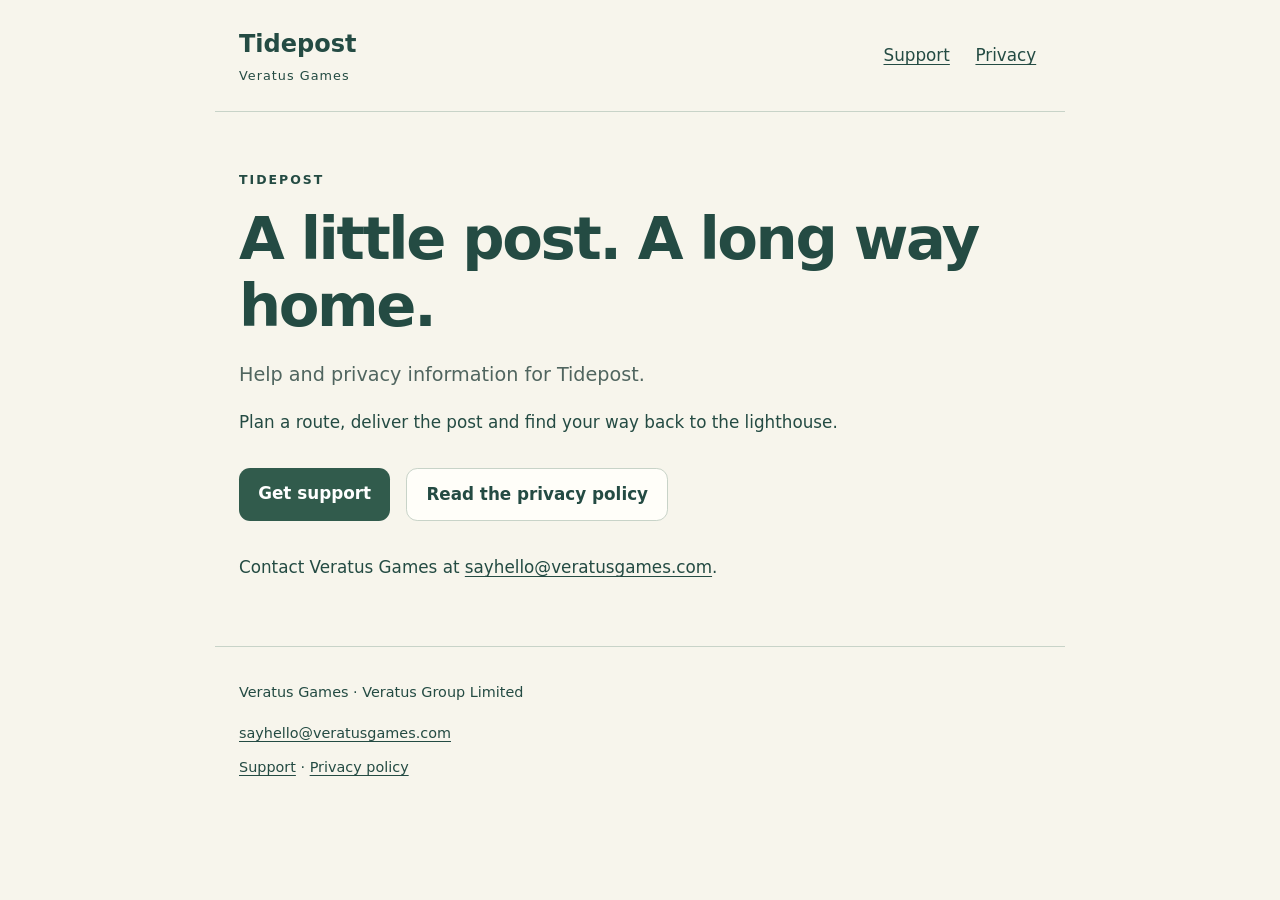
<file: index.html>
<!doctype html>
<html lang="en-GB"><head><meta charset="utf-8"><meta name="viewport" content="width=device-width,initial-scale=1"><meta name="description" content="Help and privacy information for Tidepost."><meta name="robots" content="noindex"><title>A little post. A long way home. · Tidepost</title><link rel="stylesheet" href="./styles.css"></head>
<body><a class="skip" href="#main">Skip to content</a><header><a class="brand" href="./">Tidepost <span>Veratus Games</span></a><nav aria-label="Main navigation"><a href="./support/" >Support</a><a href="./privacy/" >Privacy</a></nav></header>
<main id="main"><p class="eyebrow">TIDEPOST</p><h1>A little post. A long way home.</h1><p class="lead">Help and privacy information for Tidepost.</p><p>Plan a route, deliver the post and find your way back to the lighthouse.</p><div class="actions"><a class="button" href="support/">Get support</a><a class="button secondary" href="privacy/">Read the privacy policy</a></div><p>Contact Veratus Games at <a href="mailto:sayhello@veratusgames.com?subject=Tidepost%20support">sayhello@veratusgames.com</a>.</p></main>
<footer><p>Veratus Games · Veratus Group Limited</p><a href="mailto:sayhello@veratusgames.com">sayhello@veratusgames.com</a><p><a href="./support/">Support</a> · <a href="./privacy/">Privacy policy</a></p></footer></body></html>
</file>
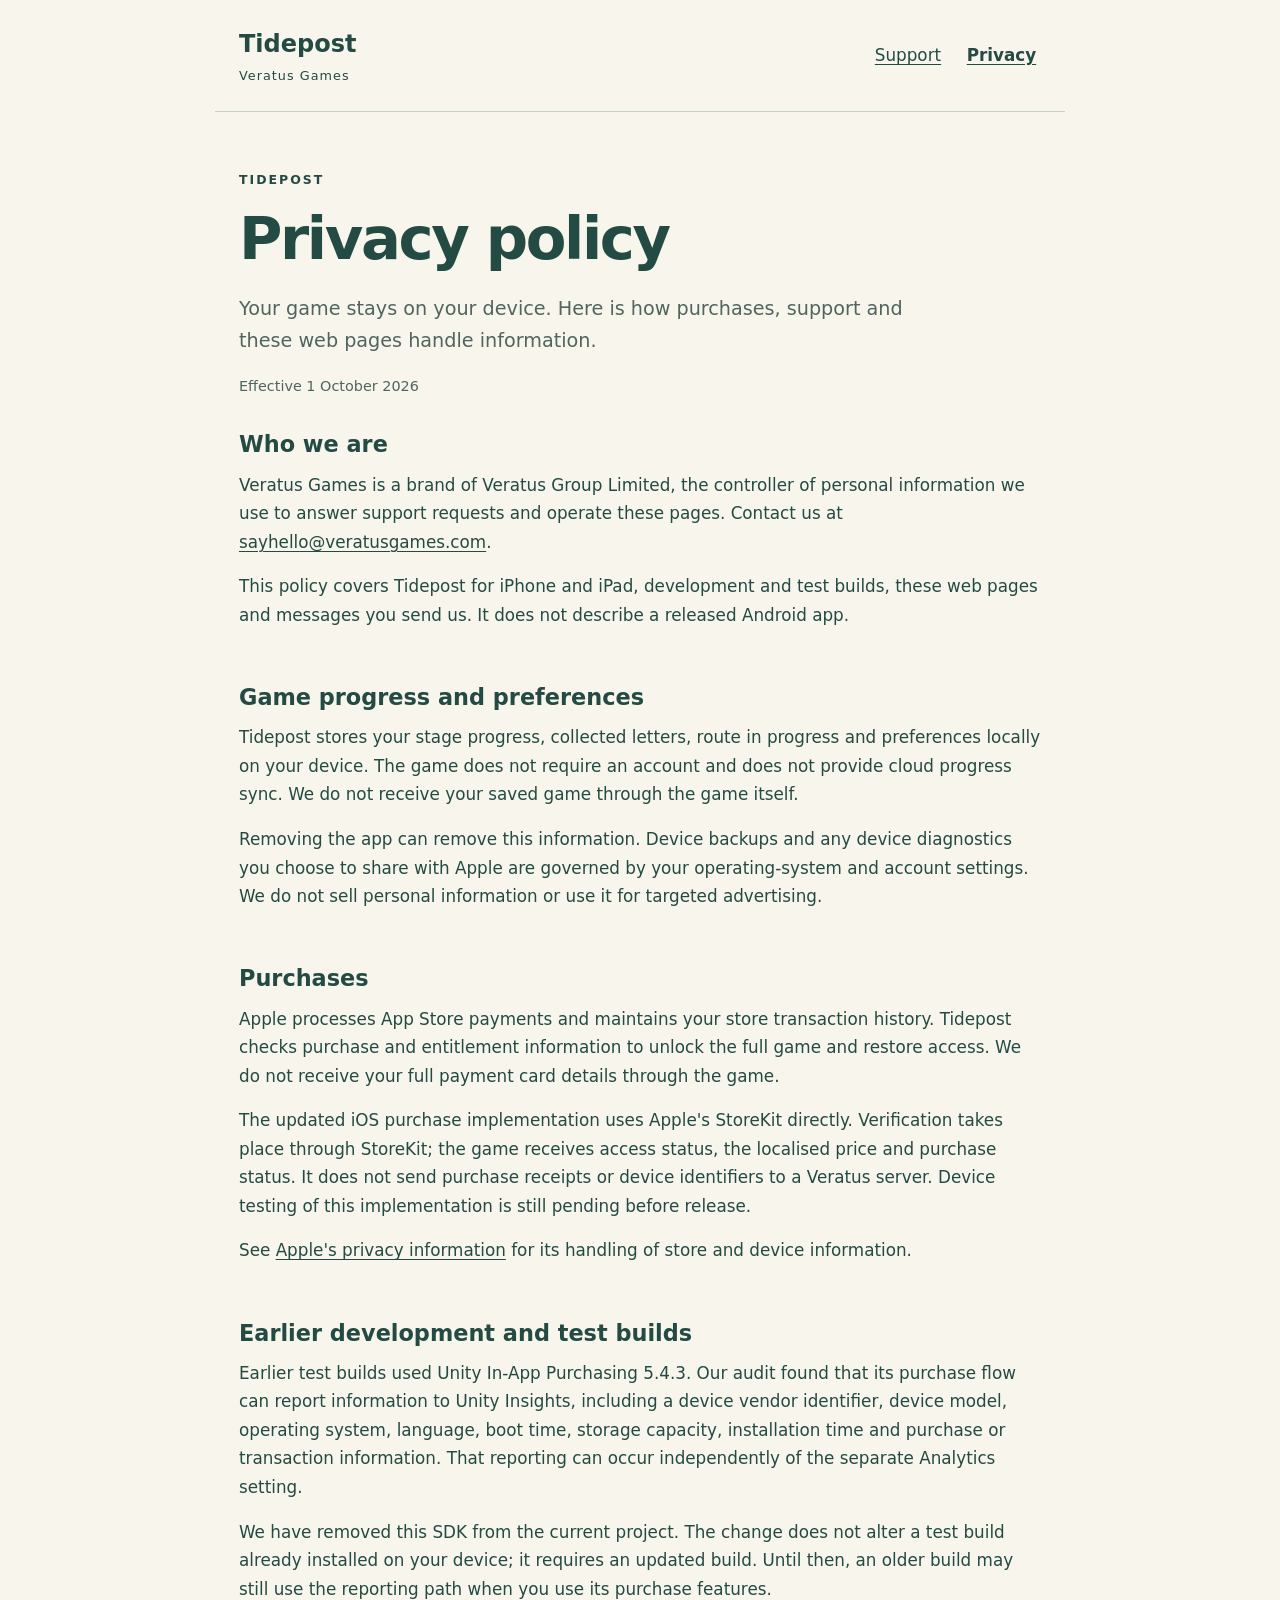
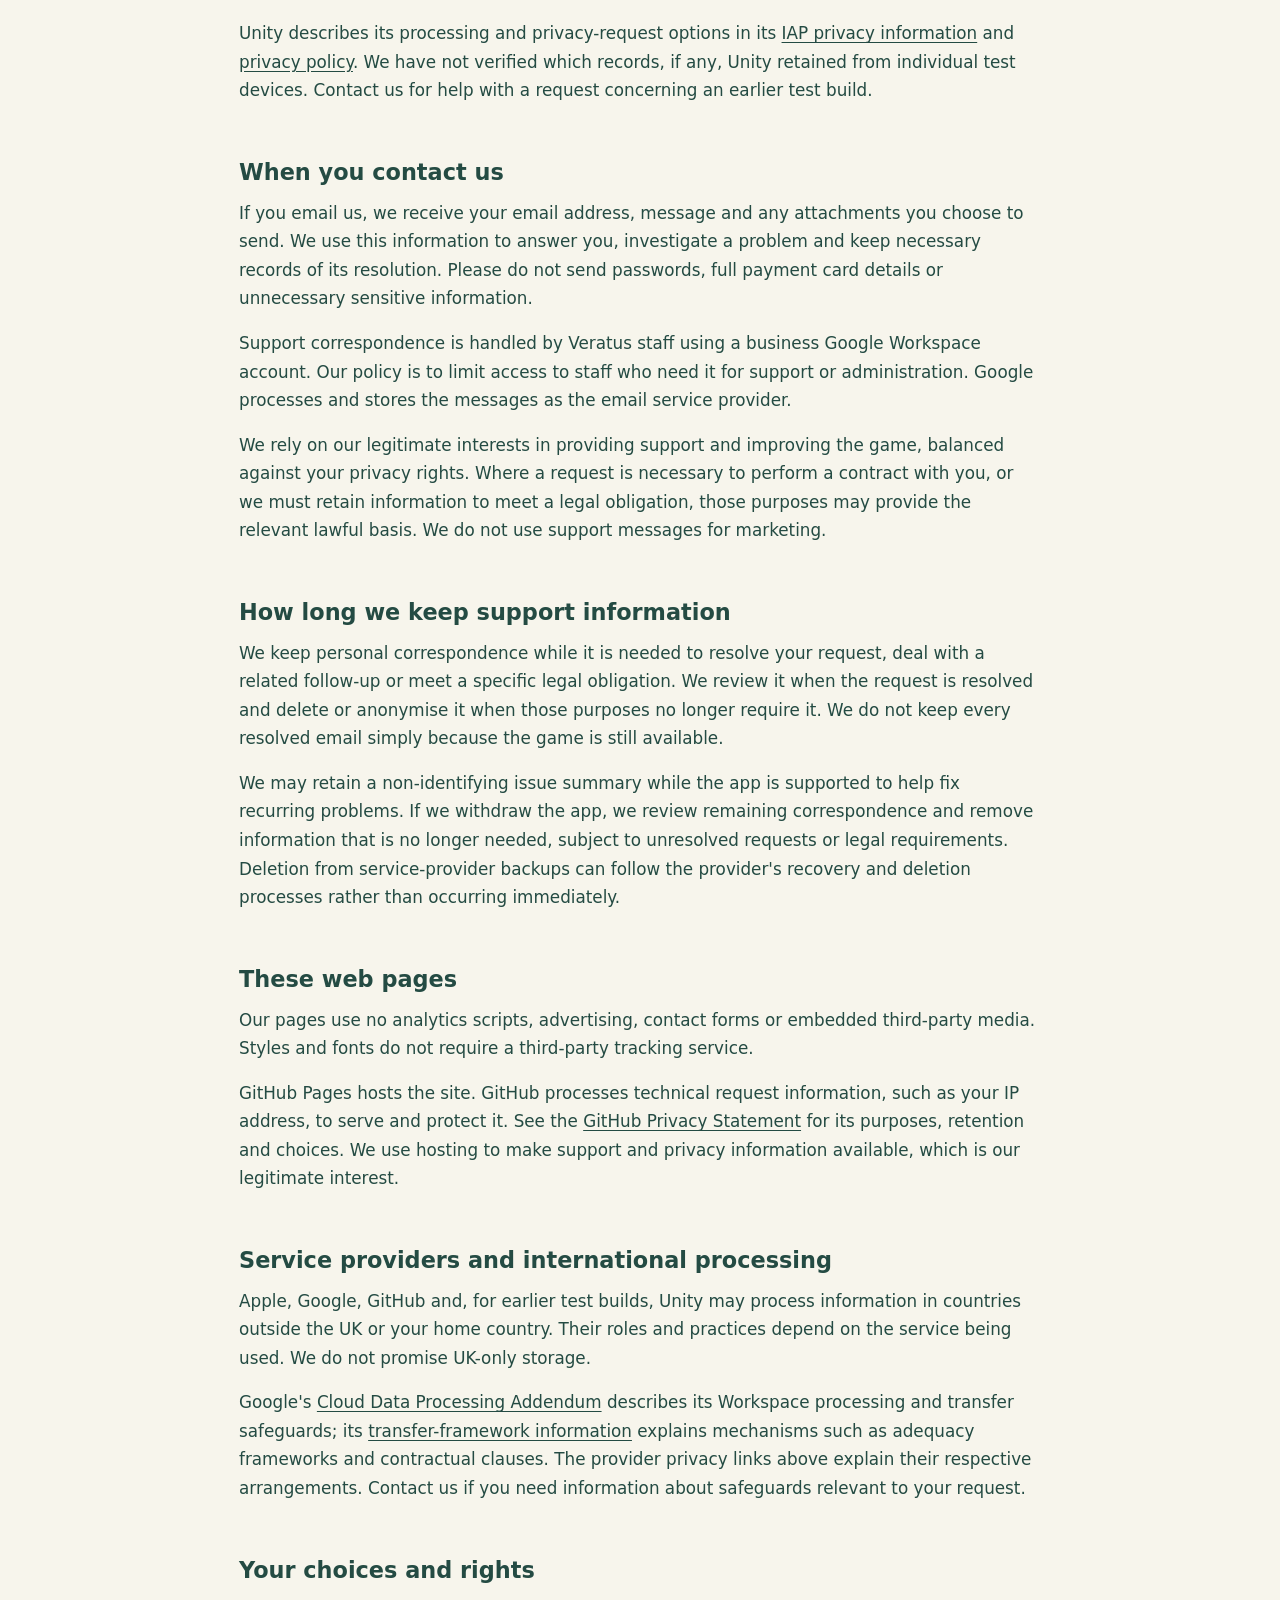
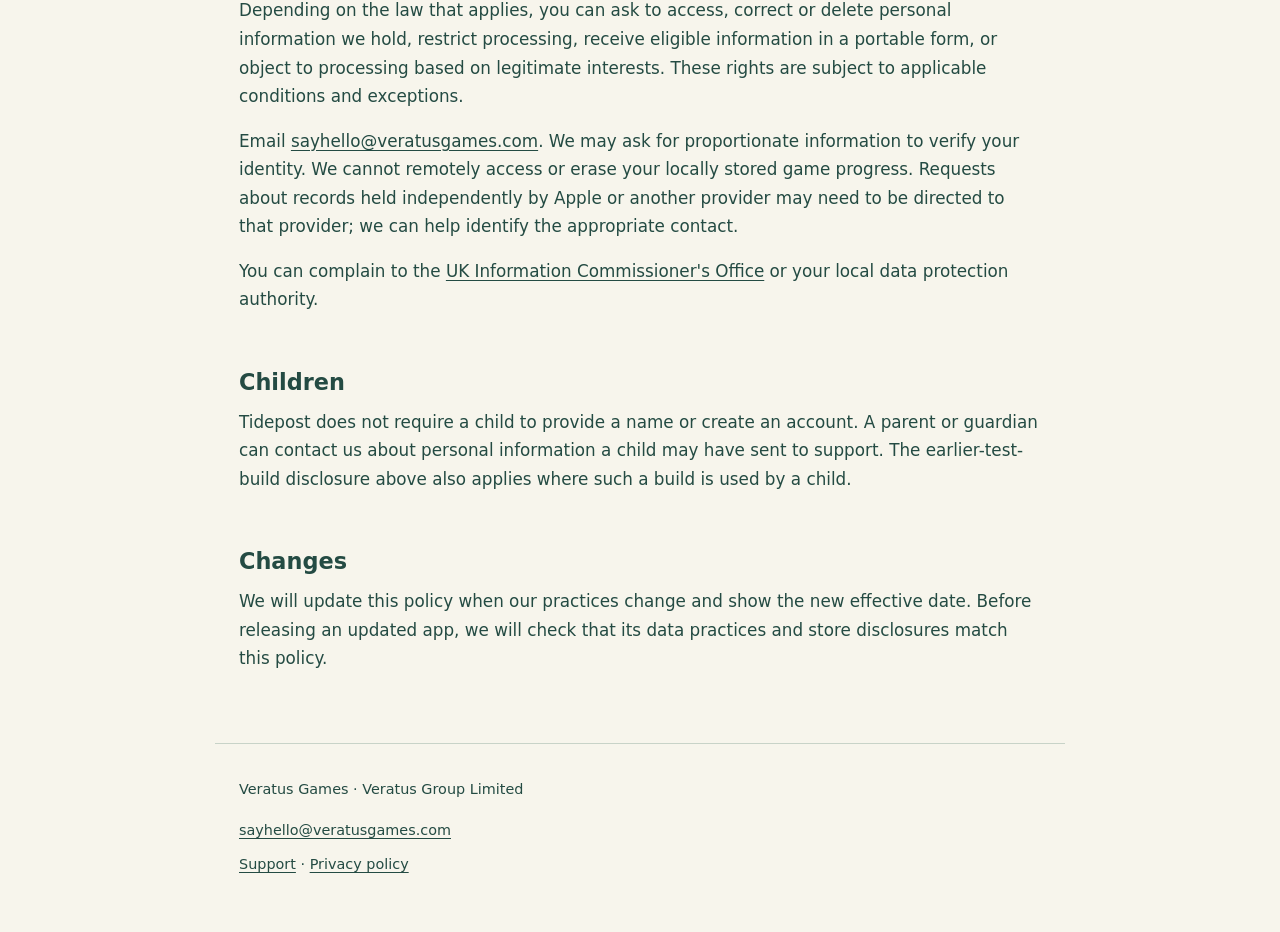
<file: privacy/index.html>
<!doctype html>
<html lang="en-GB">
<head><meta charset="utf-8"><meta name="viewport" content="width=device-width,initial-scale=1"><meta name="description" content="How Tidepost handles game progress, purchases, support messages and website visits."><title>Privacy policy · Tidepost</title><link rel="stylesheet" href="../styles.css"></head>
<body>
<a class="skip" href="#main">Skip to content</a>
<header><a class="brand" href="../">Tidepost <span>Veratus Games</span></a><nav aria-label="Main navigation"><a href="../support/">Support</a><a href="../privacy/" aria-current="page">Privacy</a></nav></header>
<main id="main">
<p class="eyebrow">TIDEPOST</p><h1>Privacy policy</h1>
<p class="lead">Your game stays on your device. Here is how purchases, support and these web pages handle information.</p>
<p class="date">Effective 1 October 2026</p>
<section><h2>Who we are</h2>
<p>Veratus Games is a brand of Veratus Group Limited, the controller of personal information we use to answer support requests and operate these pages. Contact us at <a href="mailto:sayhello@veratusgames.com?subject=Tidepost%20privacy">sayhello@veratusgames.com</a>.</p>
<p>This policy covers Tidepost for iPhone and iPad, development and test builds, these web pages and messages you send us. It does not describe a released Android app.</p></section>
<section><h2>Game progress and preferences</h2>
<p>Tidepost stores your stage progress, collected letters, route in progress and preferences locally on your device. The game does not require an account and does not provide cloud progress sync. We do not receive your saved game through the game itself.</p>
<p>Removing the app can remove this information. Device backups and any device diagnostics you choose to share with Apple are governed by your operating-system and account settings. We do not sell personal information or use it for targeted advertising.</p></section>
<section><h2>Purchases</h2>
<p>Apple processes App Store payments and maintains your store transaction history. Tidepost checks purchase and entitlement information to unlock the full game and restore access. We do not receive your full payment card details through the game.</p>
<p>The updated iOS purchase implementation uses Apple's StoreKit directly. Verification takes place through StoreKit; the game receives access status, the localised price and purchase status. It does not send purchase receipts or device identifiers to a Veratus server. Device testing of this implementation is still pending before release.</p>
<p>See <a href="https://www.apple.com/legal/privacy/">Apple's privacy information</a> for its handling of store and device information.</p></section>
<section><h2>Earlier development and test builds</h2>
<p>Earlier test builds used Unity In-App Purchasing 5.4.3. Our audit found that its purchase flow can report information to Unity Insights, including a device vendor identifier, device model, operating system, language, boot time, storage capacity, installation time and purchase or transaction information. That reporting can occur independently of the separate Analytics setting.</p>
<p>We have removed this SDK from the current project. The change does not alter a test build already installed on your device; it requires an updated build. Until then, an older build may still use the reporting path when you use its purchase features.</p>
<p>Unity describes its processing and privacy-request options in its <a href="https://docs.unity.com/en-us/iap/privacy-and-consent/overview">IAP privacy information</a> and <a href="https://unity.com/legal/privacy-policy">privacy policy</a>. We have not verified which records, if any, Unity retained from individual test devices. Contact us for help with a request concerning an earlier test build.</p></section>
<section><h2>When you contact us</h2>
<p>If you email us, we receive your email address, message and any attachments you choose to send. We use this information to answer you, investigate a problem and keep necessary records of its resolution. Please do not send passwords, full payment card details or unnecessary sensitive information.</p>
<p>Support correspondence is handled by Veratus staff using a business Google Workspace account. Our policy is to limit access to staff who need it for support or administration. Google processes and stores the messages as the email service provider.</p>
<p>We rely on our legitimate interests in providing support and improving the game, balanced against your privacy rights. Where a request is necessary to perform a contract with you, or we must retain information to meet a legal obligation, those purposes may provide the relevant lawful basis. We do not use support messages for marketing.</p></section>
<section><h2>How long we keep support information</h2>
<p>We keep personal correspondence while it is needed to resolve your request, deal with a related follow-up or meet a specific legal obligation. We review it when the request is resolved and delete or anonymise it when those purposes no longer require it. We do not keep every resolved email simply because the game is still available.</p>
<p>We may retain a non-identifying issue summary while the app is supported to help fix recurring problems. If we withdraw the app, we review remaining correspondence and remove information that is no longer needed, subject to unresolved requests or legal requirements. Deletion from service-provider backups can follow the provider's recovery and deletion processes rather than occurring immediately.</p></section>
<section><h2>These web pages</h2>
<p>Our pages use no analytics scripts, advertising, contact forms or embedded third-party media. Styles and fonts do not require a third-party tracking service.</p>
<p>GitHub Pages hosts the site. GitHub processes technical request information, such as your IP address, to serve and protect it. See the <a href="https://docs.github.com/en/site-policy/privacy-policies/github-general-privacy-statement">GitHub Privacy Statement</a> for its purposes, retention and choices. We use hosting to make support and privacy information available, which is our legitimate interest.</p></section>
<section><h2>Service providers and international processing</h2>
<p>Apple, Google, GitHub and, for earlier test builds, Unity may process information in countries outside the UK or your home country. Their roles and practices depend on the service being used. We do not promise UK-only storage.</p>
<p>Google's <a href="https://cloud.google.com/terms/data-processing-addendum">Cloud Data Processing Addendum</a> describes its Workspace processing and transfer safeguards; its <a href="https://policies.google.com/privacy/frameworks">transfer-framework information</a> explains mechanisms such as adequacy frameworks and contractual clauses. The provider privacy links above explain their respective arrangements. Contact us if you need information about safeguards relevant to your request.</p></section>
<section><h2>Your choices and rights</h2>
<p>Depending on the law that applies, you can ask to access, correct or delete personal information we hold, restrict processing, receive eligible information in a portable form, or object to processing based on legitimate interests. These rights are subject to applicable conditions and exceptions.</p>
<p>Email <a href="mailto:sayhello@veratusgames.com?subject=Tidepost%20privacy">sayhello@veratusgames.com</a>. We may ask for proportionate information to verify your identity. We cannot remotely access or erase your locally stored game progress. Requests about records held independently by Apple or another provider may need to be directed to that provider; we can help identify the appropriate contact.</p>
<p>You can complain to the <a href="https://ico.org.uk/make-a-complaint/">UK Information Commissioner's Office</a> or your local data protection authority.</p></section>
<section><h2>Children</h2>
<p>Tidepost does not require a child to provide a name or create an account. A parent or guardian can contact us about personal information a child may have sent to support. The earlier-test-build disclosure above also applies where such a build is used by a child.</p></section>
<section><h2>Changes</h2>
<p>We will update this policy when our practices change and show the new effective date. Before releasing an updated app, we will check that its data practices and store disclosures match this policy.</p></section>
</main>
<footer><p>Veratus Games · Veratus Group Limited</p><a href="mailto:sayhello@veratusgames.com">sayhello@veratusgames.com</a><p><a href="../support/">Support</a> · <a href="../privacy/">Privacy policy</a></p></footer>
</body></html>
</file>
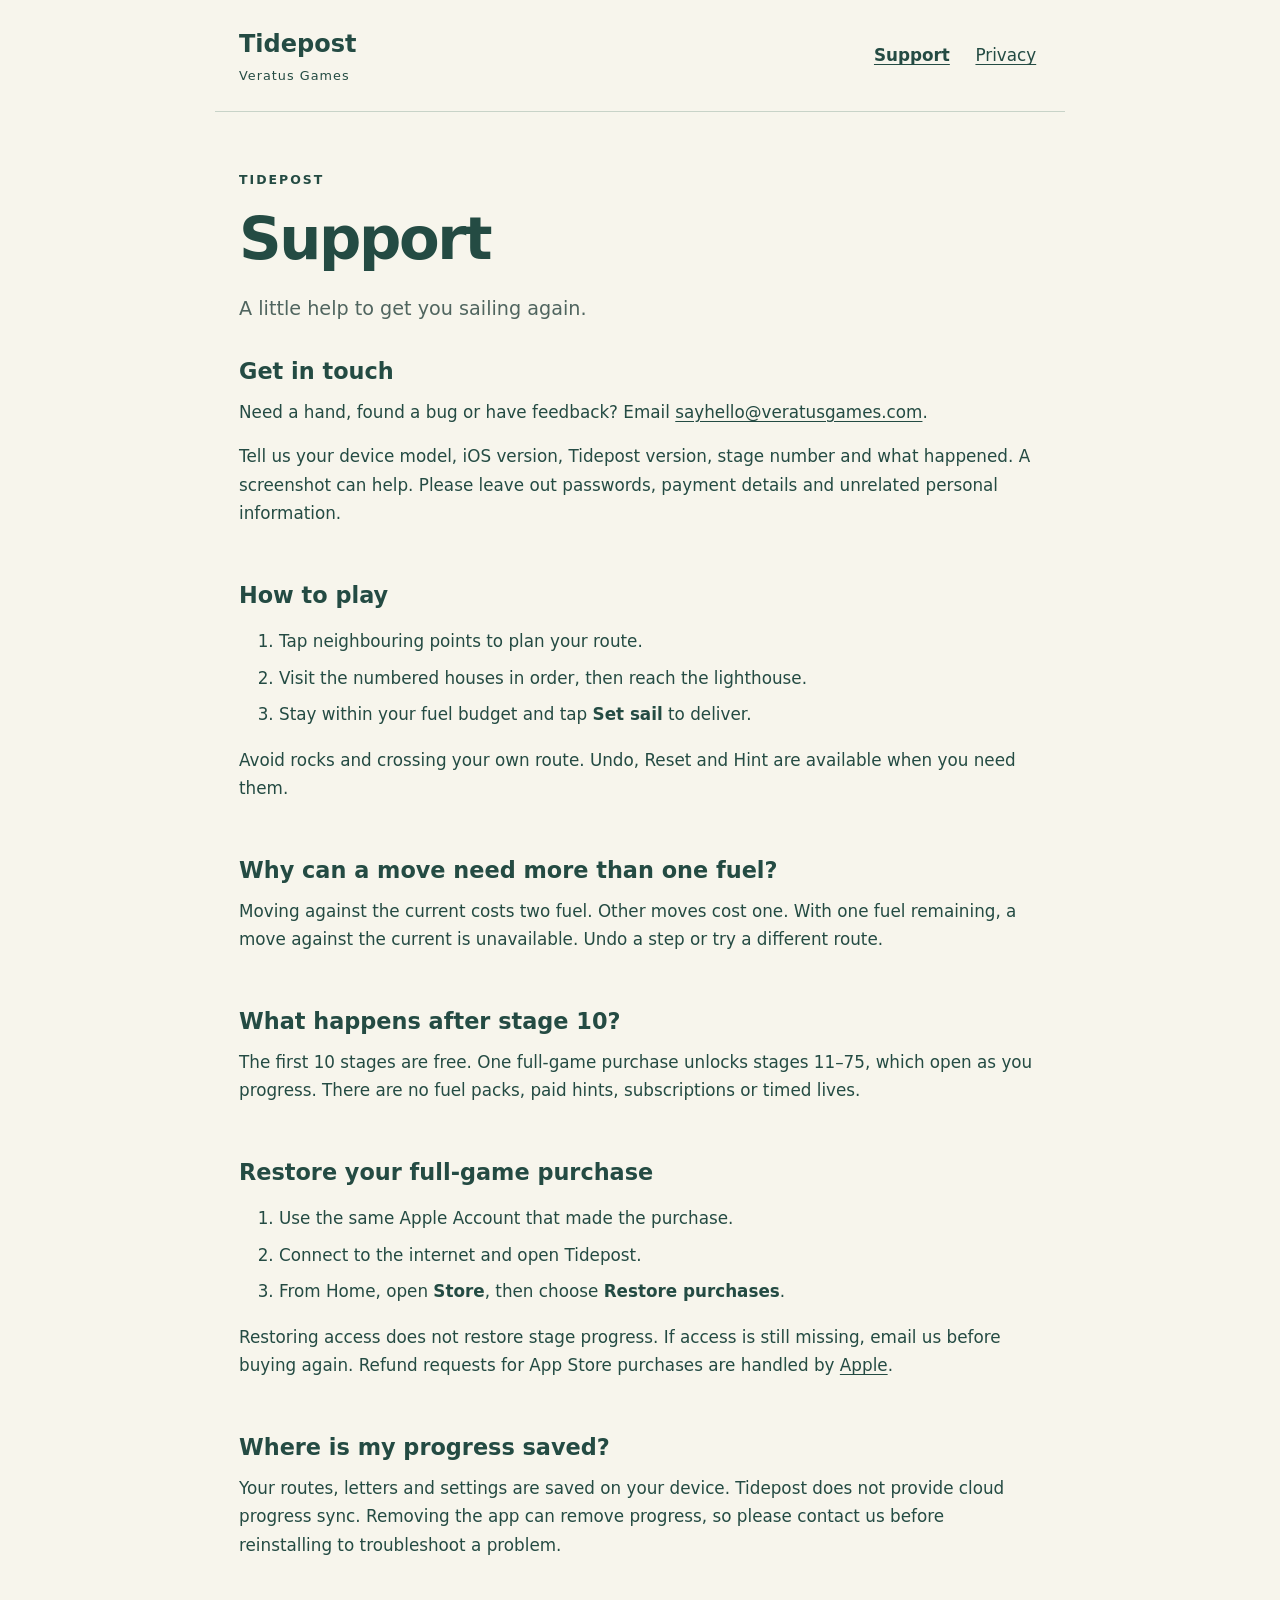
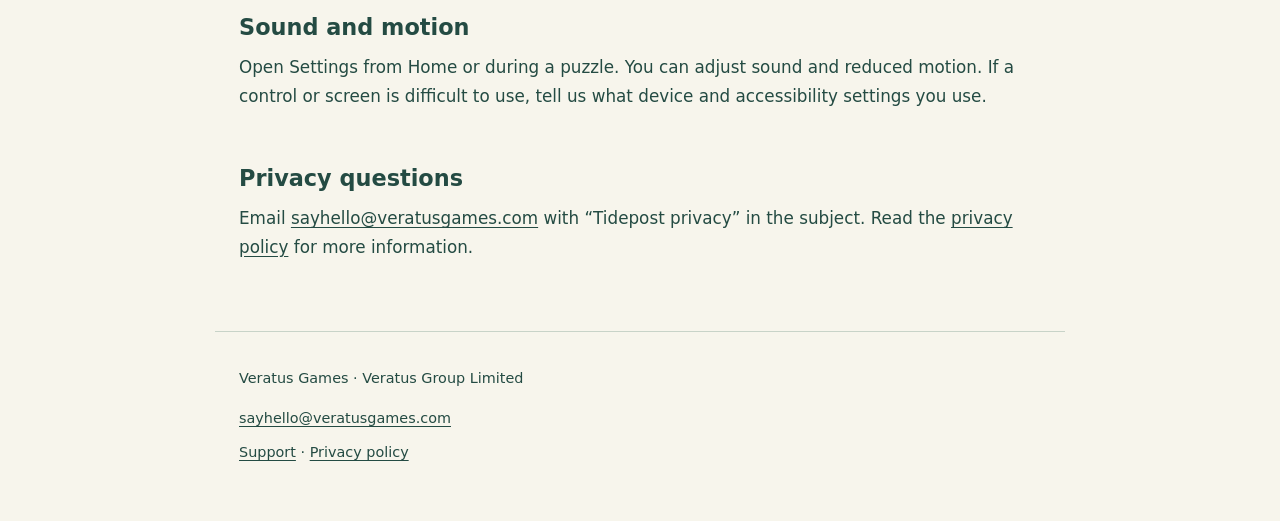
<file: support/index.html>
<!doctype html>
<html lang="en-GB"><head><meta charset="utf-8"><meta name="viewport" content="width=device-width,initial-scale=1"><meta name="description" content="A little help to get you sailing again."><meta name="robots" content="noindex"><title>Support · Tidepost</title><link rel="stylesheet" href="../styles.css"></head>
<body><a class="skip" href="#main">Skip to content</a><header><a class="brand" href="../">Tidepost <span>Veratus Games</span></a><nav aria-label="Main navigation"><a href="../support/" aria-current="page">Support</a><a href="../privacy/" >Privacy</a></nav></header>
<main id="main"><p class="eyebrow">TIDEPOST</p><h1>Support</h1><p class="lead">A little help to get you sailing again.</p>
<section aria-labelledby="contact"><h2 id="contact">Get in touch</h2><p>Need a hand, found a bug or have feedback? Email <a href="mailto:sayhello@veratusgames.com?subject=Tidepost%20support">sayhello@veratusgames.com</a>.</p><p>Tell us your device model, iOS version, Tidepost version, stage number and what happened. A screenshot can help. Please leave out passwords, payment details and unrelated personal information.</p></section>
<section><h2>How to play</h2><ol><li>Tap neighbouring points to plan your route.</li><li>Visit the numbered houses in order, then reach the lighthouse.</li><li>Stay within your fuel budget and tap <strong>Set sail</strong> to deliver.</li></ol><p>Avoid rocks and crossing your own route. Undo, Reset and Hint are available when you need them.</p></section>
<section><h2>Why can a move need more than one fuel?</h2><p>Moving against the current costs two fuel. Other moves cost one. With one fuel remaining, a move against the current is unavailable. Undo a step or try a different route.</p></section>
<section><h2>What happens after stage 10?</h2><p>The first 10 stages are free. One full-game purchase unlocks stages 11–75, which open as you progress. There are no fuel packs, paid hints, subscriptions or timed lives.</p></section>
<section><h2>Restore your full-game purchase</h2><ol><li>Use the same Apple Account that made the purchase.</li><li>Connect to the internet and open Tidepost.</li><li>From Home, open <strong>Store</strong>, then choose <strong>Restore purchases</strong>.</li></ol><p>Restoring access does not restore stage progress. If access is still missing, email us before buying again. Refund requests for App Store purchases are handled by <a href="https://reportaproblem.apple.com/">Apple</a>.</p></section>
<section><h2>Where is my progress saved?</h2><p>Your routes, letters and settings are saved on your device. Tidepost does not provide cloud progress sync. Removing the app can remove progress, so please contact us before reinstalling to troubleshoot a problem.</p></section>
<section><h2>Sound and motion</h2><p>Open Settings from Home or during a puzzle. You can adjust sound and reduced motion. If a control or screen is difficult to use, tell us what device and accessibility settings you use.</p></section>
<section><h2>Privacy questions</h2><p>Email <a href="mailto:sayhello@veratusgames.com?subject=Tidepost%20privacy">sayhello@veratusgames.com</a> with “Tidepost privacy” in the subject. Read the <a href="../privacy/">privacy policy</a> for more information.</p></section></main>
<footer><p>Veratus Games · Veratus Group Limited</p><a href="mailto:sayhello@veratusgames.com">sayhello@veratusgames.com</a><p><a href="../support/">Support</a> · <a href="../privacy/">Privacy policy</a></p></footer></body></html>
</file>
<file: styles.css>
:root{color-scheme:light;--paper:#f7f5ec;--ink:#244b43;--muted:#50655f;--white:#fffef9;--line:#c8d3c8;--accent:#315b4c}
*{box-sizing:border-box}body{margin:0;background:var(--paper);color:var(--ink);font:1.05rem/1.7 system-ui,-apple-system,BlinkMacSystemFont,"Segoe UI",sans-serif}header,main,footer{max-width:850px;margin:auto;padding:1.5rem}header{display:flex;justify-content:space-between;align-items:center;gap:1rem;border-bottom:1px solid var(--line)}a{color:var(--ink);text-underline-offset:.2em;overflow-wrap:anywhere}a:hover{text-decoration-thickness:2px}a:focus-visible{outline:3px solid #935523;outline-offset:4px;border-radius:2px}nav{display:flex;gap:1rem}nav a{padding:.6rem .3rem}nav [aria-current]{font-weight:700}.brand{font-size:1.5rem;font-weight:750;text-decoration:none}.brand span{display:block;font-size:.8rem;font-weight:500;letter-spacing:.08em}main{padding-top:3rem;padding-bottom:3rem;min-height:55vh}h1{font-size:clamp(2.1rem,6vw,3.7rem);line-height:1.12;letter-spacing:-.04em;margin:.3rem 0 1.25rem}h2{font-size:1.4rem;line-height:1.3;margin:2rem 0 .7rem}p{margin:.6rem 0 1rem}.lead{font-size:1.2rem;color:var(--muted);max-width:36em}.eyebrow{font-size:.78rem;letter-spacing:.16em;font-weight:750}.date{font-size:.9rem;color:var(--muted)}section{padding-bottom:.35rem}li{margin:.5rem 0}footer{border-top:1px solid var(--line);font-size:.9rem;padding-bottom:2.5rem}.notice{border:1px solid #9a7951;padding:1rem;background:#fff4db;border-radius:.5rem}.actions{display:flex;flex-wrap:wrap;gap:1rem;margin:2rem 0}.button{display:inline-block;background:var(--accent);color:white;padding:.7rem 1.2rem;border-radius:.7rem;text-decoration:none;font-weight:650}.secondary{background:var(--white);color:var(--ink);border:1px solid var(--line)}.skip{position:absolute;left:1rem;top:-100px;background:white;padding:.6rem}.skip:focus{top:1rem}@media(max-width:420px){header{align-items:flex-start;gap:.5rem}nav{gap:.45rem}main{padding-top:2rem}}@media print{.skip,nav{display:none}body{background:white;color:black}header,main,footer{max-width:none;padding:1rem}a{color:black}}
</file>
